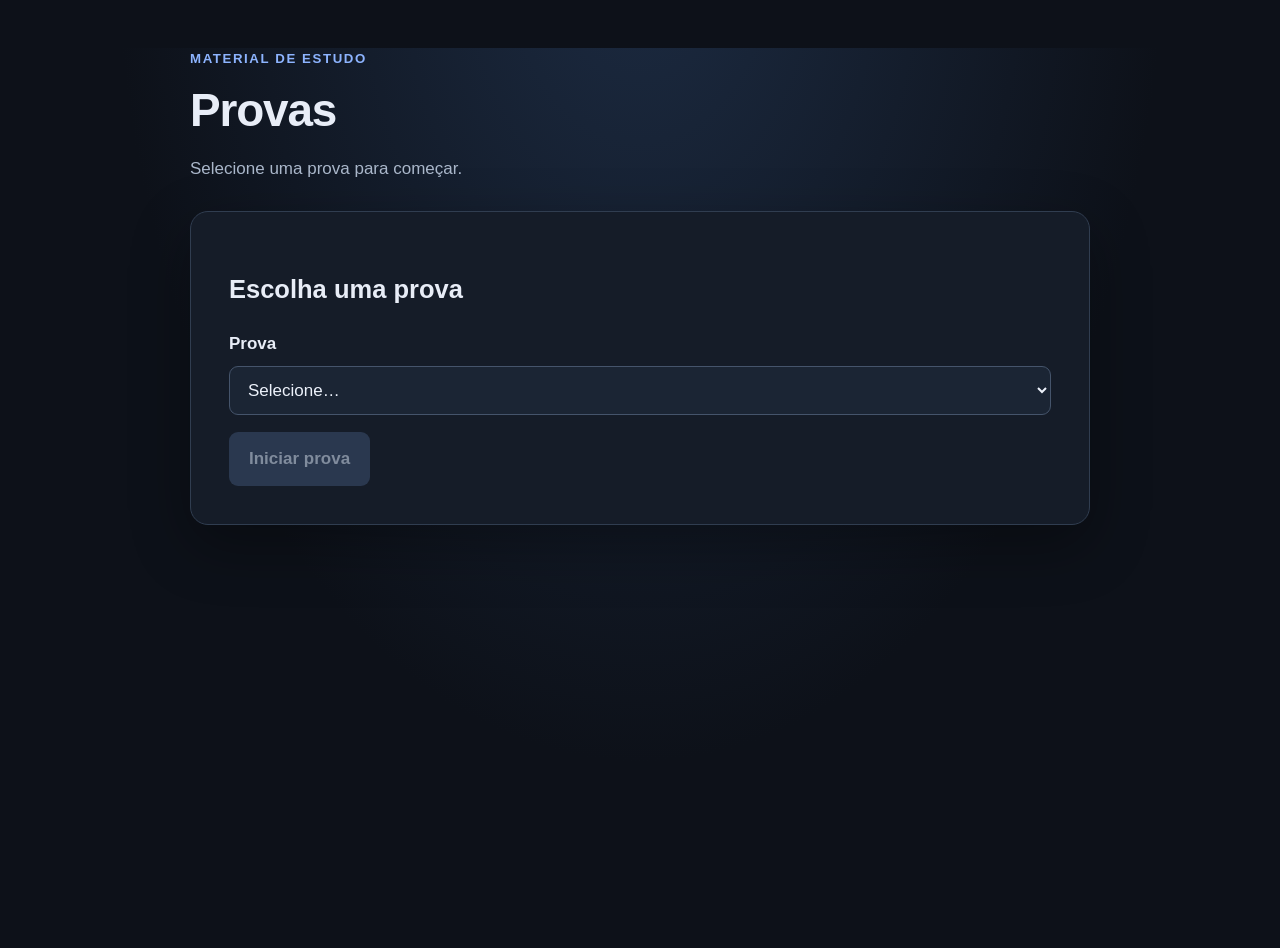
<file: index.html>
<!doctype html>
<html lang="pt-BR">
<head>
  <meta charset="utf-8">
  <meta name="viewport" content="width=device-width, initial-scale=1">
  <title>Provas — ATS Academy</title>
  <link rel="stylesheet" href="style.css">
  <script src="app.js" defer></script>
</head>
<body>
  <main class="container">
    <header>
      <p class="eyebrow">MATERIAL DE ESTUDO</p>
      <h1>Provas</h1>
      <p class="subtitle">Selecione uma prova para começar.</p>
    </header>

    <section id="selecao" class="card" aria-labelledby="titulo-selecao">
      <h2 id="titulo-selecao">Escolha uma prova</h2>
      <label for="prova-select">Prova</label>
      <select id="prova-select"><option value="">Carregando…</option></select>
      <p id="descricao-prova" class="muted"></p>
      <button id="iniciar" disabled>Iniciar prova</button>
    </section>

    <section id="area-prova" class="card hidden" aria-live="polite">
      <div class="question-meta">
        <span id="progresso"></span>
      </div>
      <h2 id="pergunta"></h2>
      <form id="alternativas" class="alternatives"></form>
      <div id="aviso" class="notice" role="status"></div>
      <div class="actions">
        <button id="confirmar" type="button" disabled>Confirmar resposta</button>
        <button id="proxima" type="button" class="secondary hidden">Próxima questão</button>
        <button id="voltar-selecao" type="button" class="secondary">Sair da prova</button>
      </div>
    </section>

    <section id="resultado" class="card hidden" aria-live="polite">
      <h2>Prova concluída</h2>
      <p id="pontuacao"></p>
      <button id="nova-prova">Escolher outra prova</button>
    </section>
    <p id="erro" class="error" role="alert"></p>
  </main>
</body>
</html>
</file>
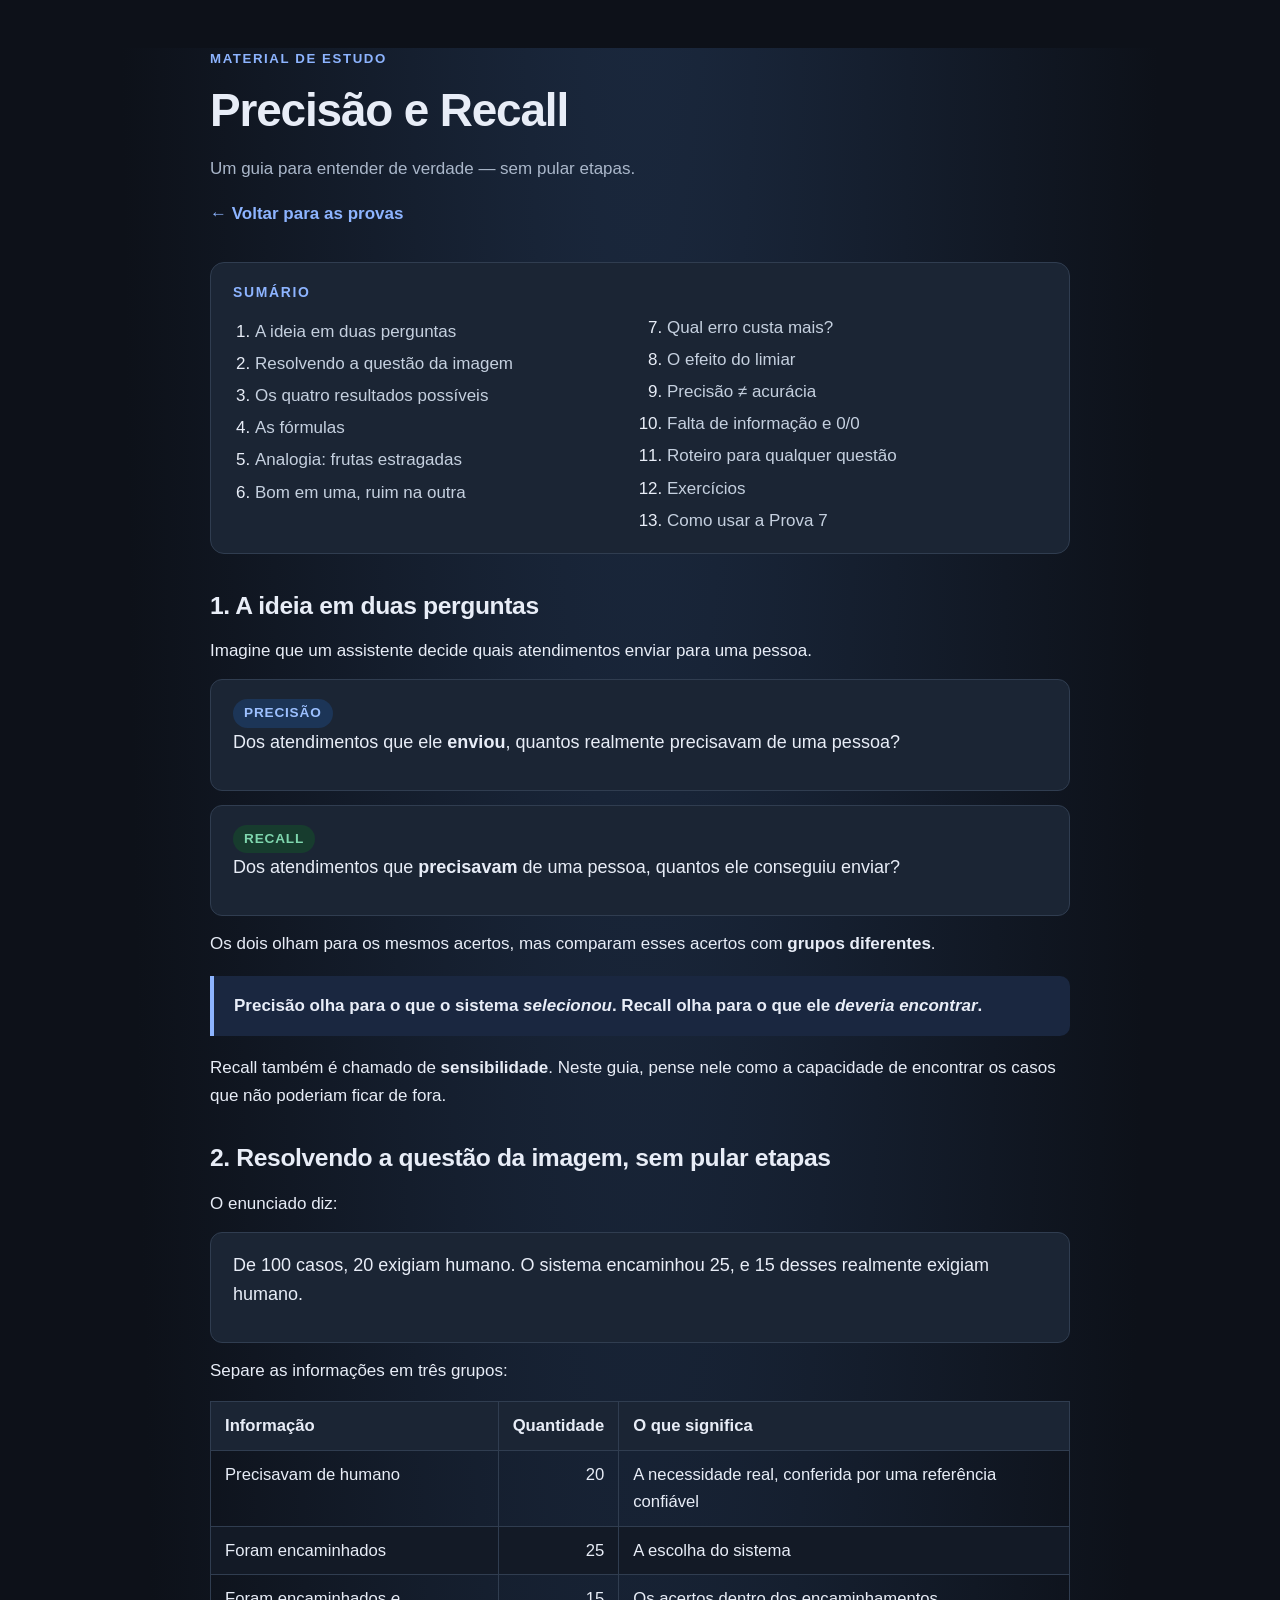
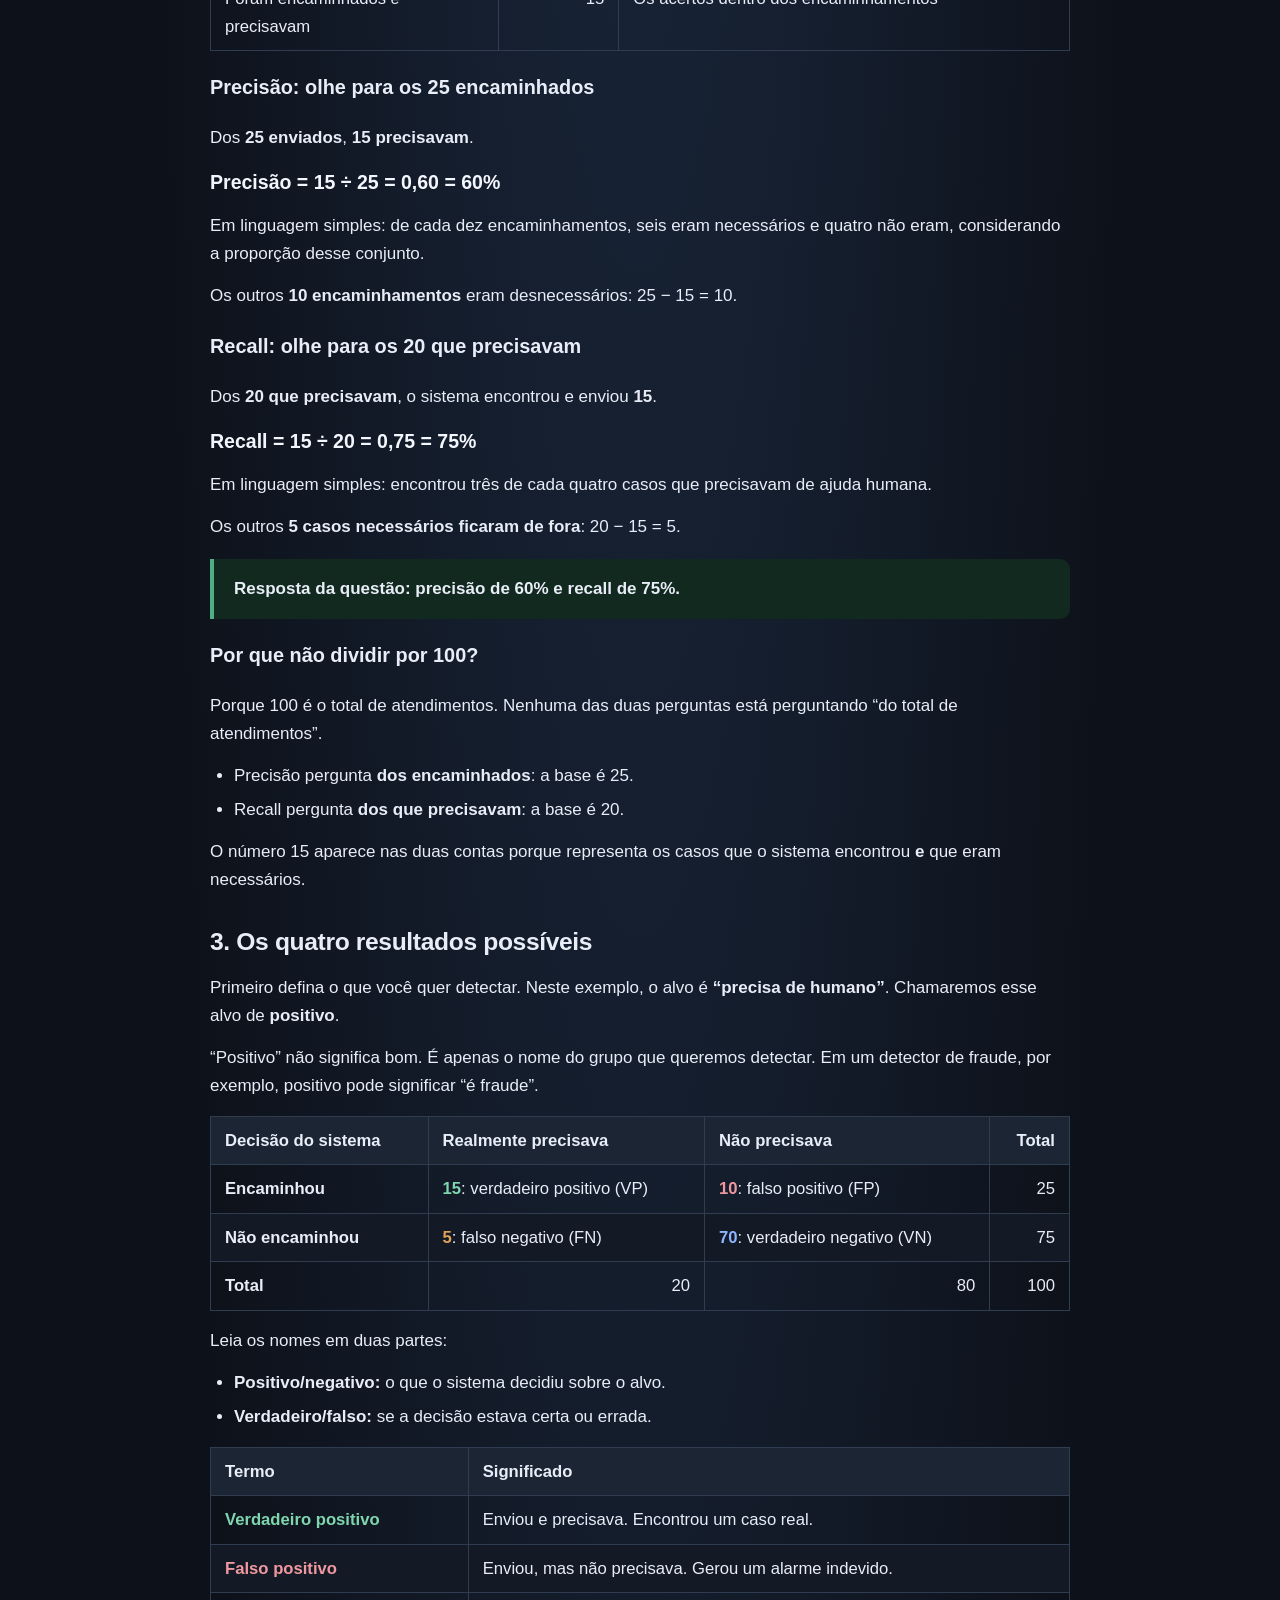
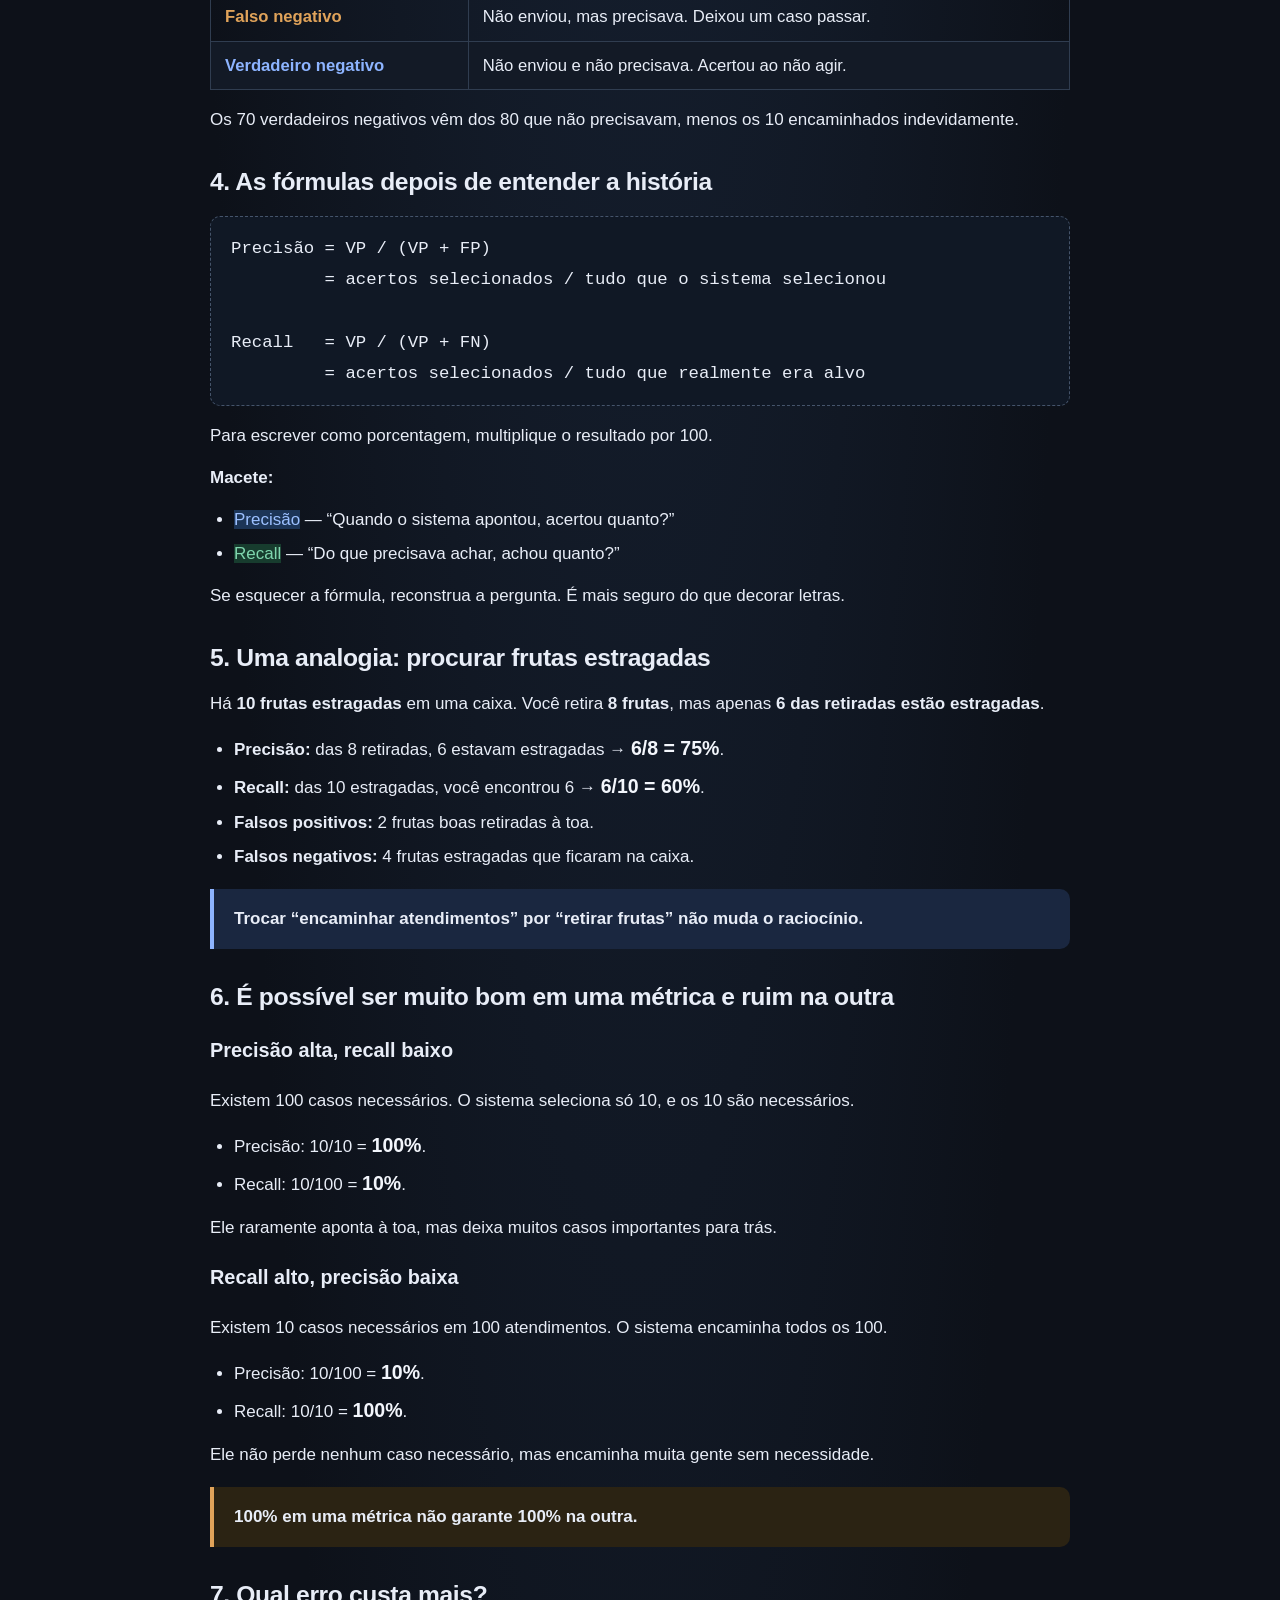
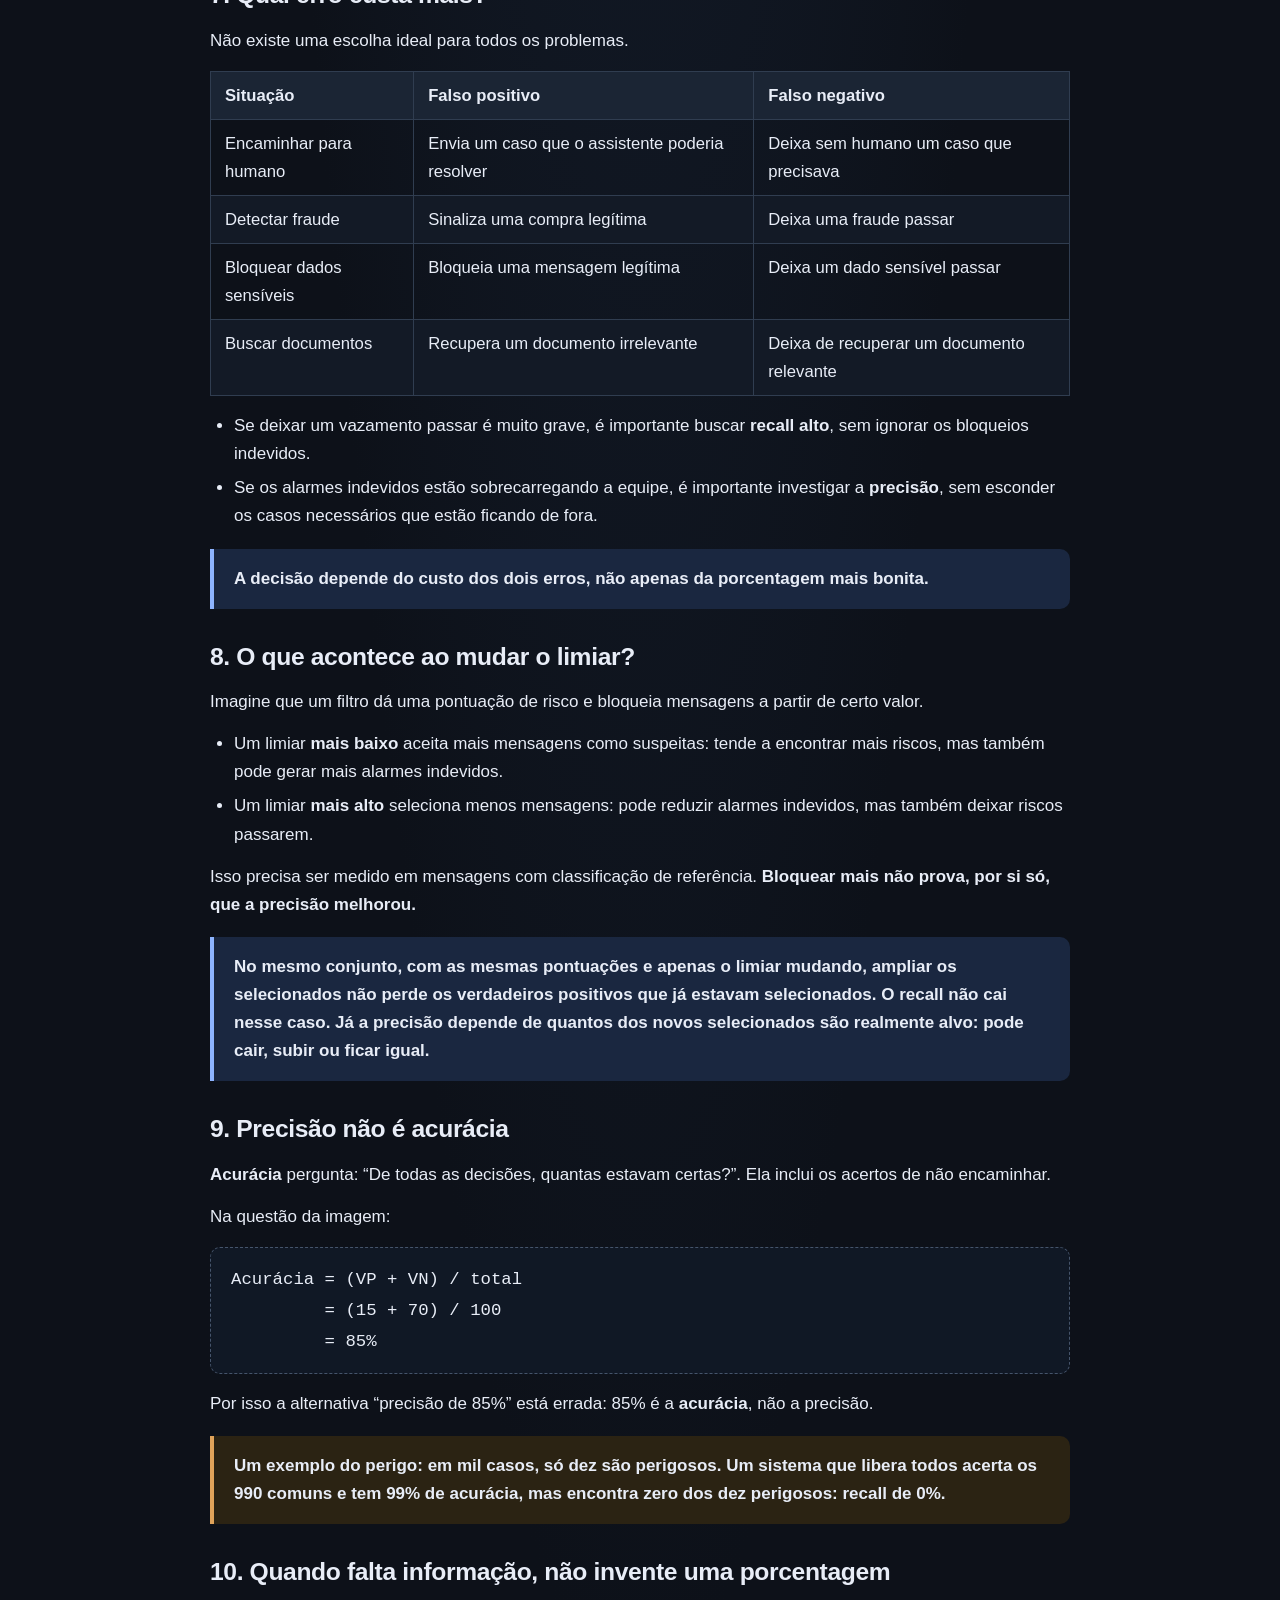
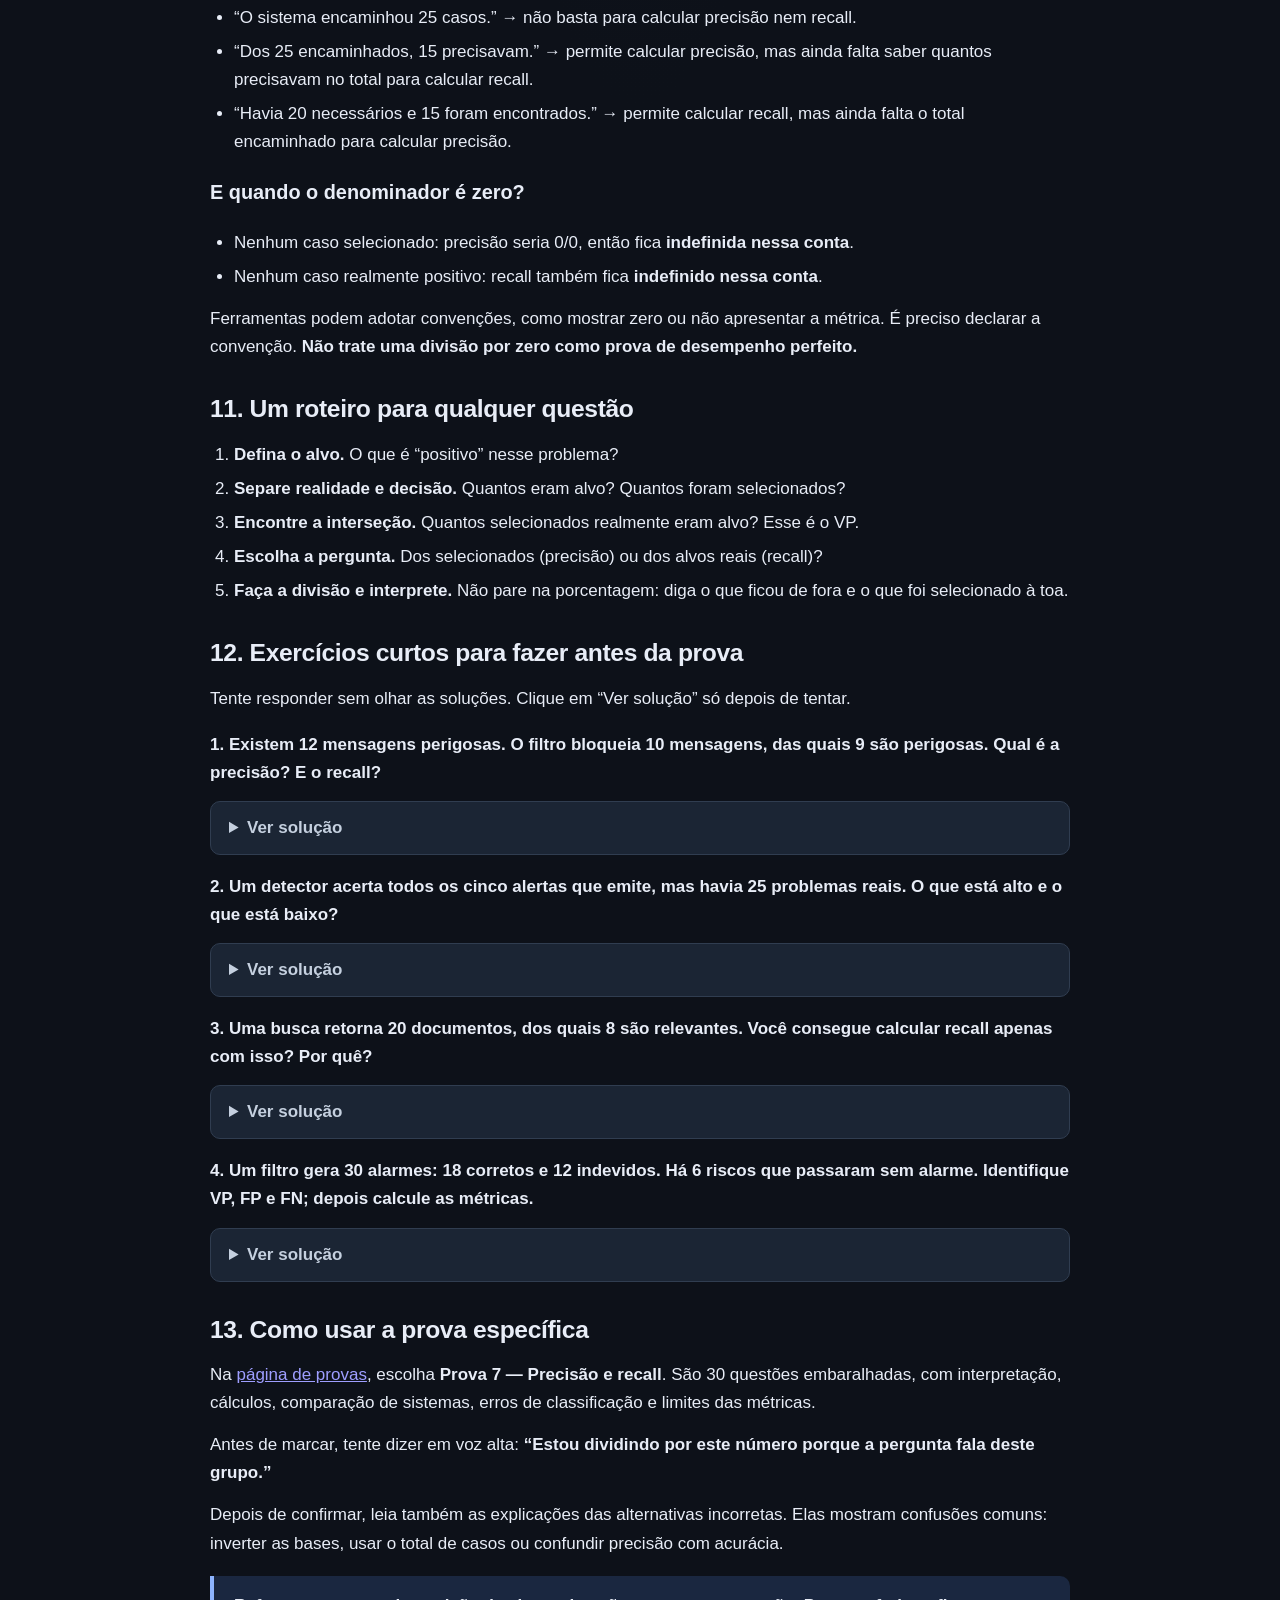
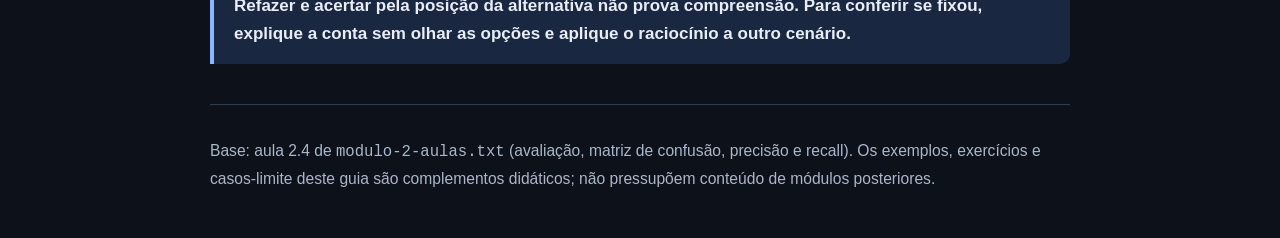
<file: guia-precisao-recall.html>
<!doctype html>
<html lang="pt-BR">
<head>
  <meta charset="utf-8">
  <meta name="viewport" content="width=device-width, initial-scale=1">
  <title>Guia — Precisão e Recall</title>
  <link rel="stylesheet" href="style.css">
  <style>
    .guia-container { width: min(860px, calc(100% - 32px)); margin: 48px auto; }
    .toc { padding: 18px 22px; border: 1px solid var(--border); border-radius: 14px; background: var(--surface-raised); margin: 26px 0 34px; }
    .toc-title { margin: 0 0 10px; font-size: .82rem; font-weight: 750; letter-spacing: .12em; color: var(--accent); text-transform: uppercase; }
    .toc ol { margin: 0; padding-left: 22px; columns: 2; column-gap: 32px; }
    .toc li { margin: 4px 0; break-inside: avoid; }
    .toc a { color: #c5d0df; text-decoration: none; }
    .toc a:hover { color: var(--accent); text-decoration: underline; }
    section.bloco { margin: 0 0 30px; scroll-margin-top: 24px; }
    section.bloco > h2 { margin: 0 0 14px; font-size: 1.45rem; letter-spacing: -.015em; }
    section.bloco p { margin: 0 0 14px; }
    section.bloco ul, section.bloco ol { margin: 0 0 14px; padding-left: 24px; }
    section.bloco li { margin: 6px 0; }
    .keypoint { padding: 16px 20px; border-left: 4px solid var(--accent); border-radius: 0 10px 10px 0; background: #1a2740; margin: 18px 0; font-weight: 600; }
    .keypoint.warn { border-left-color: #e0a35a; background: #2b2313; }
    .keypoint.good { border-left-color: #4fae86; background: #12291f; }
    .formula { padding: 16px 20px; border: 1px dashed #45546b; border-radius: 10px; background: #101825; font-family: Consolas, "Courier New", monospace; font-size: 1.02rem; line-height: 1.8; overflow-x: auto; margin: 16px 0; white-space: pre; }
    table { width: 100%; border-collapse: collapse; margin: 16px 0; font-size: .98rem; }
    th, td { padding: 10px 14px; border: 1px solid var(--border); text-align: left; vertical-align: top; }
    th { background: var(--surface-raised); font-weight: 700; }
    tbody tr:nth-child(even) { background: #131a26; }
    td.num, th.num { text-align: right; white-space: nowrap; }
    .vp { color: #7fd6ae; font-weight: 650; }
    .fp { color: #f0989f; font-weight: 650; }
    .fn { color: #e0a35a; font-weight: 650; }
    .vn { color: #8db4ff; font-weight: 650; }
    .pergunta-card { padding: 18px 22px; border: 1px solid var(--border); border-radius: 12px; background: var(--surface-raised); margin: 14px 0; }
    .pergunta-card .pergunta-label { display: inline-block; padding: 3px 11px; border-radius: 99px; font-size: .8rem; font-weight: 750; letter-spacing: .06em; text-transform: uppercase; }
    .pergunta-label.precisao { background: #1c3557; color: #9cc0ff; }
    .pergunta-label.recall { background: #173c2e; color: #7fd6ae; }
    .pergunta-card p { margin: 10px 0 0; font-size: 1.06rem; }
    .calc { font-size: 1.15rem; font-weight: 700; color: #f3f6fc; }
    details.solucao { margin: 10px 0 18px; border: 1px solid var(--border); border-radius: 10px; background: var(--surface-raised); }
    details.solucao summary { padding: 12px 18px; cursor: pointer; font-weight: 650; color: #c5d0df; }
    details.solucao summary:hover { color: var(--accent); }
    details.solucao .sol-body { padding: 4px 18px 16px; border-top: 1px solid var(--border); color: #c5d0df; }
    .exercicio { margin: 18px 0; }
    .exercicio p { margin: 0 0 6px; font-weight: 600; }
    .rodape { margin-top: 40px; padding-top: 18px; border-top: 1px solid var(--border); color: var(--text-muted); font-size: .92rem; }
    .voltar { display: inline-block; margin-bottom: 6px; color: var(--accent); text-decoration: none; font-weight: 650; }
    .voltar:hover { text-decoration: underline; }
    @media (max-width: 640px) {
      .guia-container { margin: 24px auto; }
      .toc ol { columns: 1; }
      th, td { padding: 8px 10px; font-size: .92rem; }
    }
  </style>
</head>
<body>
  <main class="guia-container">
    <header>
      <p class="eyebrow">MATERIAL DE ESTUDO</p>
      <h1>Precisão e Recall</h1>
      <p class="subtitle">Um guia para entender de verdade — sem pular etapas.</p>
      <a class="voltar" href="index.html">← Voltar para as provas</a>
    </header>

    <nav class="toc" aria-label="Sumário do guia">
      <p class="toc-title">Sumário</p>
      <ol>
        <li><a href="#s1">A ideia em duas perguntas</a></li>
        <li><a href="#s2">Resolvendo a questão da imagem</a></li>
        <li><a href="#s3">Os quatro resultados possíveis</a></li>
        <li><a href="#s4">As fórmulas</a></li>
        <li><a href="#s5">Analogia: frutas estragadas</a></li>
        <li><a href="#s6">Bom em uma, ruim na outra</a></li>
        <li><a href="#s7">Qual erro custa mais?</a></li>
        <li><a href="#s8">O efeito do limiar</a></li>
        <li><a href="#s9">Precisão ≠ acurácia</a></li>
        <li><a href="#s10">Falta de informação e 0/0</a></li>
        <li><a href="#s11">Roteiro para qualquer questão</a></li>
        <li><a href="#s12">Exercícios</a></li>
        <li><a href="#s13">Como usar a Prova 7</a></li>
      </ol>
    </nav>

    <!-- 1 -->
    <section id="s1" class="bloco">
      <h2>1. A ideia em duas perguntas</h2>
      <p>Imagine que um assistente decide quais atendimentos enviar para uma pessoa.</p>
      <div class="pergunta-card">
        <span class="pergunta-label precisao">Precisão</span>
        <p>Dos atendimentos que ele <strong>enviou</strong>, quantos realmente precisavam de uma pessoa?</p>
      </div>
      <div class="pergunta-card">
        <span class="pergunta-label recall">Recall</span>
        <p>Dos atendimentos que <strong>precisavam</strong> de uma pessoa, quantos ele conseguiu enviar?</p>
      </div>
      <p>Os dois olham para os mesmos acertos, mas comparam esses acertos com <strong>grupos diferentes</strong>.</p>
      <div class="keypoint">Precisão olha para o que o sistema <em>selecionou</em>. Recall olha para o que ele <em>deveria encontrar</em>.</div>
      <p>Recall também é chamado de <strong>sensibilidade</strong>. Neste guia, pense nele como a capacidade de encontrar os casos que não poderiam ficar de fora.</p>
    </section>

    <!-- 2 -->
    <section id="s2" class="bloco">
      <h2>2. Resolvendo a questão da imagem, sem pular etapas</h2>
      <p>O enunciado diz:</p>
      <blockquote class="pergunta-card"><p>De 100 casos, 20 exigiam humano. O sistema encaminhou 25, e 15 desses realmente exigiam humano.</p></blockquote>
      <p>Separe as informações em três grupos:</p>
      <table>
        <thead><tr><th>Informação</th><th class="num">Quantidade</th><th>O que significa</th></tr></thead>
        <tbody>
          <tr><td>Precisavam de humano</td><td class="num">20</td><td>A necessidade real, conferida por uma referência confiável</td></tr>
          <tr><td>Foram encaminhados</td><td class="num">25</td><td>A escolha do sistema</td></tr>
          <tr><td>Foram encaminhados <em>e</em> precisavam</td><td class="num">15</td><td>Os acertos dentro dos encaminhamentos</td></tr>
        </tbody>
      </table>

      <h3>Precisão: olhe para os 25 encaminhados</h3>
      <p>Dos <strong>25 enviados</strong>, <strong>15 precisavam</strong>.</p>
      <p class="calc">Precisão = 15 ÷ 25 = 0,60 = 60%</p>
      <p>Em linguagem simples: de cada dez encaminhamentos, seis eram necessários e quatro não eram, considerando a proporção desse conjunto.</p>
      <p>Os outros <strong>10 encaminhamentos</strong> eram desnecessários: 25 − 15 = 10.</p>

      <h3>Recall: olhe para os 20 que precisavam</h3>
      <p>Dos <strong>20 que precisavam</strong>, o sistema encontrou e enviou <strong>15</strong>.</p>
      <p class="calc">Recall = 15 ÷ 20 = 0,75 = 75%</p>
      <p>Em linguagem simples: encontrou três de cada quatro casos que precisavam de ajuda humana.</p>
      <p>Os outros <strong>5 casos necessários ficaram de fora</strong>: 20 − 15 = 5.</p>

      <div class="keypoint good">Resposta da questão: precisão de <strong>60%</strong> e recall de <strong>75%</strong>.</div>

      <h3>Por que não dividir por 100?</h3>
      <p>Porque 100 é o total de atendimentos. Nenhuma das duas perguntas está perguntando “do total de atendimentos”.</p>
      <ul>
        <li>Precisão pergunta <strong>dos encaminhados</strong>: a base é 25.</li>
        <li>Recall pergunta <strong>dos que precisavam</strong>: a base é 20.</li>
      </ul>
      <p>O número 15 aparece nas duas contas porque representa os casos que o sistema encontrou <strong>e</strong> que eram necessários.</p>
    </section>

    <!-- 3 -->
    <section id="s3" class="bloco">
      <h2>3. Os quatro resultados possíveis</h2>
      <p>Primeiro defina o que você quer detectar. Neste exemplo, o alvo é <strong>“precisa de humano”</strong>. Chamaremos esse alvo de <strong>positivo</strong>.</p>
      <p>“Positivo” não significa bom. É apenas o nome do grupo que queremos detectar. Em um detector de fraude, por exemplo, positivo pode significar “é fraude”.</p>
      <table>
        <thead><tr><th>Decisão do sistema</th><th>Realmente precisava</th><th>Não precisava</th><th class="num">Total</th></tr></thead>
        <tbody>
          <tr><td><strong>Encaminhou</strong></td><td><span class="vp">15</span>: verdadeiro positivo (VP)</td><td><span class="fp">10</span>: falso positivo (FP)</td><td class="num">25</td></tr>
          <tr><td><strong>Não encaminhou</strong></td><td><span class="fn">5</span>: falso negativo (FN)</td><td><span class="vn">70</span>: verdadeiro negativo (VN)</td><td class="num">75</td></tr>
          <tr><td><strong>Total</strong></td><td class="num">20</td><td class="num">80</td><td class="num">100</td></tr>
        </tbody>
      </table>
      <p>Leia os nomes em duas partes:</p>
      <ul>
        <li><strong>Positivo/negativo:</strong> o que o sistema decidiu sobre o alvo.</li>
        <li><strong>Verdadeiro/falso:</strong> se a decisão estava certa ou errada.</li>
      </ul>
      <table>
        <thead><tr><th>Termo</th><th>Significado</th></tr></thead>
        <tbody>
          <tr><td><span class="vp">Verdadeiro positivo</span></td><td>Enviou e precisava. Encontrou um caso real.</td></tr>
          <tr><td><span class="fp">Falso positivo</span></td><td>Enviou, mas não precisava. Gerou um alarme indevido.</td></tr>
          <tr><td><span class="fn">Falso negativo</span></td><td>Não enviou, mas precisava. Deixou um caso passar.</td></tr>
          <tr><td><span class="vn">Verdadeiro negativo</span></td><td>Não enviou e não precisava. Acertou ao não agir.</td></tr>
        </tbody>
      </table>
      <p>Os 70 verdadeiros negativos vêm dos 80 que não precisavam, menos os 10 encaminhados indevidamente.</p>
    </section>

    <!-- 4 -->
    <section id="s4" class="bloco">
      <h2>4. As fórmulas depois de entender a história</h2>
      <div class="formula">Precisão = VP / (VP + FP)
         = acertos selecionados / tudo que o sistema selecionou

Recall   = VP / (VP + FN)
         = acertos selecionados / tudo que realmente era alvo</div>
      <p>Para escrever como porcentagem, multiplique o resultado por 100.</p>
      <p><strong>Macete:</strong></p>
      <ul>
        <li><span class="pergunta-label precisao">Precisão</span> — “Quando o sistema apontou, acertou quanto?”</li>
        <li><span class="pergunta-label recall">Recall</span> — “Do que precisava achar, achou quanto?”</li>
      </ul>
      <p>Se esquecer a fórmula, reconstrua a pergunta. É mais seguro do que decorar letras.</p>
    </section>

    <!-- 5 -->
    <section id="s5" class="bloco">
      <h2>5. Uma analogia: procurar frutas estragadas</h2>
      <p>Há <strong>10 frutas estragadas</strong> em uma caixa. Você retira <strong>8 frutas</strong>, mas apenas <strong>6 das retiradas estão estragadas</strong>.</p>
      <ul>
        <li><strong>Precisão:</strong> das 8 retiradas, 6 estavam estragadas → <span class="calc">6/8 = 75%</span>.</li>
        <li><strong>Recall:</strong> das 10 estragadas, você encontrou 6 → <span class="calc">6/10 = 60%</span>.</li>
        <li><strong>Falsos positivos:</strong> 2 frutas boas retiradas à toa.</li>
        <li><strong>Falsos negativos:</strong> 4 frutas estragadas que ficaram na caixa.</li>
      </ul>
      <div class="keypoint">Trocar “encaminhar atendimentos” por “retirar frutas” não muda o raciocínio.</div>
    </section>

    <!-- 6 -->
    <section id="s6" class="bloco">
      <h2>6. É possível ser muito bom em uma métrica e ruim na outra</h2>
      <h3>Precisão alta, recall baixo</h3>
      <p>Existem 100 casos necessários. O sistema seleciona só 10, e os 10 são necessários.</p>
      <ul>
        <li>Precisão: 10/10 = <span class="calc">100%</span>.</li>
        <li>Recall: 10/100 = <span class="calc">10%</span>.</li>
      </ul>
      <p>Ele raramente aponta à toa, mas deixa muitos casos importantes para trás.</p>
      <h3>Recall alto, precisão baixa</h3>
      <p>Existem 10 casos necessários em 100 atendimentos. O sistema encaminha todos os 100.</p>
      <ul>
        <li>Precisão: 10/100 = <span class="calc">10%</span>.</li>
        <li>Recall: 10/10 = <span class="calc">100%</span>.</li>
      </ul>
      <p>Ele não perde nenhum caso necessário, mas encaminha muita gente sem necessidade.</p>
      <div class="keypoint warn">100% em uma métrica <strong>não</strong> garante 100% na outra.</div>
    </section>

    <!-- 7 -->
    <section id="s7" class="bloco">
      <h2>7. Qual erro custa mais?</h2>
      <p>Não existe uma escolha ideal para todos os problemas.</p>
      <table>
        <thead><tr><th>Situação</th><th>Falso positivo</th><th>Falso negativo</th></tr></thead>
        <tbody>
          <tr><td>Encaminhar para humano</td><td>Envia um caso que o assistente poderia resolver</td><td>Deixa sem humano um caso que precisava</td></tr>
          <tr><td>Detectar fraude</td><td>Sinaliza uma compra legítima</td><td>Deixa uma fraude passar</td></tr>
          <tr><td>Bloquear dados sensíveis</td><td>Bloqueia uma mensagem legítima</td><td>Deixa um dado sensível passar</td></tr>
          <tr><td>Buscar documentos</td><td>Recupera um documento irrelevante</td><td>Deixa de recuperar um documento relevante</td></tr>
        </tbody>
      </table>
      <ul>
        <li>Se deixar um vazamento passar é muito grave, é importante buscar <strong>recall alto</strong>, sem ignorar os bloqueios indevidos.</li>
        <li>Se os alarmes indevidos estão sobrecarregando a equipe, é importante investigar a <strong>precisão</strong>, sem esconder os casos necessários que estão ficando de fora.</li>
      </ul>
      <div class="keypoint">A decisão depende do custo dos dois erros, não apenas da porcentagem mais bonita.</div>
    </section>

    <!-- 8 -->
    <section id="s8" class="bloco">
      <h2>8. O que acontece ao mudar o limiar?</h2>
      <p>Imagine que um filtro dá uma pontuação de risco e bloqueia mensagens a partir de certo valor.</p>
      <ul>
        <li>Um limiar <strong>mais baixo</strong> aceita mais mensagens como suspeitas: tende a encontrar mais riscos, mas também pode gerar mais alarmes indevidos.</li>
        <li>Um limiar <strong>mais alto</strong> seleciona menos mensagens: pode reduzir alarmes indevidos, mas também deixar riscos passarem.</li>
      </ul>
      <p>Isso precisa ser medido em mensagens com classificação de referência. <strong>Bloquear mais não prova, por si só, que a precisão melhorou.</strong></p>
      <div class="keypoint">No mesmo conjunto, com as mesmas pontuações e apenas o limiar mudando, ampliar os selecionados não perde os verdadeiros positivos que já estavam selecionados. O recall não cai nesse caso. Já a precisão depende de quantos dos novos selecionados são realmente alvo: pode cair, subir ou ficar igual.</div>
    </section>

    <!-- 9 -->
    <section id="s9" class="bloco">
      <h2>9. Precisão não é acurácia</h2>
      <p><strong>Acurácia</strong> pergunta: “De todas as decisões, quantas estavam certas?”. Ela inclui os acertos de não encaminhar.</p>
      <p>Na questão da imagem:</p>
      <div class="formula">Acurácia = (VP + VN) / total
         = (15 + 70) / 100
         = 85%</div>
      <p>Por isso a alternativa “precisão de 85%” está errada: 85% é a <strong>acurácia</strong>, não a precisão.</p>
      <div class="keypoint warn">Um exemplo do perigo: em mil casos, só dez são perigosos. Um sistema que libera todos acerta os 990 comuns e tem <strong>99% de acurácia</strong>, mas encontra <strong>zero dos dez perigosos</strong>: recall de <strong>0%</strong>.</div>
    </section>

    <!-- 10 -->
    <section id="s10" class="bloco">
      <h2>10. Quando falta informação, não invente uma porcentagem</h2>
      <ul>
        <li>“O sistema encaminhou 25 casos.” → não basta para calcular precisão nem recall.</li>
        <li>“Dos 25 encaminhados, 15 precisavam.” → permite calcular precisão, mas ainda falta saber quantos precisavam no total para calcular recall.</li>
        <li>“Havia 20 necessários e 15 foram encontrados.” → permite calcular recall, mas ainda falta o total encaminhado para calcular precisão.</li>
      </ul>
      <h3>E quando o denominador é zero?</h3>
      <ul>
        <li>Nenhum caso selecionado: precisão seria 0/0, então fica <strong>indefinida nessa conta</strong>.</li>
        <li>Nenhum caso realmente positivo: recall também fica <strong>indefinido nessa conta</strong>.</li>
      </ul>
      <p>Ferramentas podem adotar convenções, como mostrar zero ou não apresentar a métrica. É preciso declarar a convenção. <strong>Não trate uma divisão por zero como prova de desempenho perfeito.</strong></p>
    </section>

    <!-- 11 -->
    <section id="s11" class="bloco">
      <h2>11. Um roteiro para qualquer questão</h2>
      <ol>
        <li><strong>Defina o alvo.</strong> O que é “positivo” nesse problema?</li>
        <li><strong>Separe realidade e decisão.</strong> Quantos eram alvo? Quantos foram selecionados?</li>
        <li><strong>Encontre a interseção.</strong> Quantos selecionados realmente eram alvo? Esse é o VP.</li>
        <li><strong>Escolha a pergunta.</strong> Dos selecionados (precisão) ou dos alvos reais (recall)?</li>
        <li><strong>Faça a divisão e interprete.</strong> Não pare na porcentagem: diga o que ficou de fora e o que foi selecionado à toa.</li>
      </ol>
    </section>

    <!-- 12 -->
    <section id="s12" class="bloco">
      <h2>12. Exercícios curtos para fazer antes da prova</h2>
      <p>Tente responder sem olhar as soluções. Clique em “Ver solução” só depois de tentar.</p>

      <div class="exercicio">
        <p><strong>1.</strong> Existem 12 mensagens perigosas. O filtro bloqueia 10 mensagens, das quais 9 são perigosas. Qual é a precisão? E o recall?</p>
        <details class="solucao">
          <summary>Ver solução</summary>
          <div class="sol-body"><p><strong>Precisão de 90%</strong> (9/10) e <strong>recall de 75%</strong> (9/12). Uma mensagem legítima foi bloqueada; três perigosas passaram.</p></div>
        </details>
      </div>

      <div class="exercicio">
        <p><strong>2.</strong> Um detector acerta todos os cinco alertas que emite, mas havia 25 problemas reais. O que está alto e o que está baixo?</p>
        <details class="solucao">
          <summary>Ver solução</summary>
          <div class="sol-body"><p>Precisão de <strong>100%</strong> (5/5), mas recall de <strong>20%</strong> (5/25). Os poucos alertas são bons, mas vinte problemas ficaram sem alerta.</p></div>
        </details>
      </div>

      <div class="exercicio">
        <p><strong>3.</strong> Uma busca retorna 20 documentos, dos quais 8 são relevantes. Você consegue calcular recall apenas com isso? Por quê?</p>
        <details class="solucao">
          <summary>Ver solução</summary>
          <div class="sol-body"><p><strong>Não.</strong> A precisão é <strong>40%</strong> (8/20), mas falta saber quantos documentos relevantes existiam no conjunto avaliado para calcular recall.</p></div>
        </details>
      </div>

      <div class="exercicio">
        <p><strong>4.</strong> Um filtro gera 30 alarmes: 18 corretos e 12 indevidos. Há 6 riscos que passaram sem alarme. Identifique VP, FP e FN; depois calcule as métricas.</p>
        <details class="solucao">
          <summary>Ver solução</summary>
          <div class="sol-body"><p><span class="vp">VP = 18</span>, <span class="fp">FP = 12</span>, <span class="fn">FN = 6</span>. Precisão = 18/30 = <strong>60%</strong>. Recall = 18/(18 + 6) = <strong>75%</strong>.</p></div>
        </details>
      </div>
    </section>

    <!-- 13 -->
    <section id="s13" class="bloco">
      <h2>13. Como usar a prova específica</h2>
      <p>Na <a href="index.html">página de provas</a>, escolha <strong>Prova 7 — Precisão e recall</strong>. São 30 questões embaralhadas, com interpretação, cálculos, comparação de sistemas, erros de classificação e limites das métricas.</p>
      <p>Antes de marcar, tente dizer em voz alta: <strong>“Estou dividindo por este número porque a pergunta fala deste grupo.”</strong></p>
      <p>Depois de confirmar, leia também as explicações das alternativas incorretas. Elas mostram confusões comuns: inverter as bases, usar o total de casos ou confundir precisão com acurácia.</p>
      <div class="keypoint">Refazer e acertar pela posição da alternativa não prova compreensão. Para conferir se fixou, explique a conta sem olhar as opções e aplique o raciocínio a outro cenário.</div>
    </section>

    <footer class="rodape">
      <p>Base: aula 2.4 de <code>modulo-2-aulas.txt</code> (avaliação, matriz de confusão, precisão e recall). Os exemplos, exercícios e casos-limite deste guia são complementos didáticos; não pressupõem conteúdo de módulos posteriores.</p>
    </footer>
  </main>
</body>
</html>
</file>
<file: style.css>
:root {
  color-scheme: dark;
  font-family: Inter, "Segoe UI", Arial, sans-serif;
  color: #e8edf7;
  background: #0d1119;
  font-synthesis: none;
  font-size: 17px;
  line-height: 1.65;
  --surface: #151c28;
  --surface-raised: #1b2534;
  --border: #303d50;
  --text-muted: #aab7ca;
  --accent: #8db4ff;
}

* { box-sizing: border-box; }
body { margin: 0; min-height: 100vh; background: radial-gradient(ellipse at 50% -15%, #1c2b42 0, #0d1119 58%); }
.container { width: min(900px, calc(100% - 32px)); margin: 48px auto; }
header { margin-bottom: 28px; }
h1 { margin: 4px 0; font-size: clamp(2rem, 5vw, 2.7rem); line-height: 1.2; letter-spacing: -.025em; }
h2 { line-height: 1.45; }
.eyebrow { color: var(--accent); font-size: .78rem; font-weight: 750; letter-spacing: .12em; }
.subtitle, .muted { color: var(--text-muted); }
.card { padding: clamp(22px, 5vw, 38px); border: 1px solid var(--border); border-radius: 18px; background: var(--surface); box-shadow: 0 20px 60px #0005; }
label { display: block; margin: 20px 0 8px; font-weight: 600; }
select { width: 100%; padding: 13px 14px; border: 1px solid #45546b; border-radius: 9px; background: var(--surface-raised); color: #edf2fb; font: inherit; }
button { border: 1px solid transparent; border-radius: 9px; padding: 12px 19px; background: #356bd0; color: #fff; font: inherit; font-weight: 650; cursor: pointer; transition: background .15s ease, border-color .15s ease, transform .15s ease; }
button:hover:not(:disabled) { background: #477ee5; transform: translateY(-1px); }
button:focus-visible, select:focus-visible, .option:focus-within { outline: 3px solid #83adff; outline-offset: 3px; }
button:disabled { background: #33435e; color: #aab7ca; opacity: .72; cursor: not-allowed; }
.secondary { background: #263244; color: #dce6f6; border-color: #3a4960; }
.secondary:hover:not(:disabled) { background: #33435a; }
.question-meta { display: flex; justify-content: space-between; align-items: flex-start; gap: 12px 24px; flex-wrap: wrap; font-size: .91rem; }
#progresso { color: #b9cefa; font-weight: 650; white-space: nowrap; }
#referencia { max-width: 65%; text-align: right; color: var(--text-muted); line-height: 1.5; }
#pergunta { margin: 28px 0 32px; color: #f3f6fc; font-size: clamp(1.35rem, 2.7vw, 1.7rem); font-weight: 650; line-height: 1.55; letter-spacing: -.012em; }
.alternatives { display: grid; gap: 14px; }
.option { display: flex; align-items: flex-start; gap: 14px; margin: 0; padding: 17px 18px; border: 1px solid #344256; border-radius: 12px; background: #192230; color: #e2e9f4; font-size: 1.02rem; font-weight: 450; line-height: 1.6; cursor: pointer; transition: background .15s ease, border-color .15s ease; }
.option:hover { border-color: #718caf; background: #202c3d; }
.option input { flex: 0 0 auto; width: 19px; height: 19px; margin: 4px 0 0; accent-color: #7eabff; }
.option-content { flex: 1; }
.explanation { margin: 12px 0 0; padding-top: 12px; border-top: 1px solid #3a475a; color: #c5d0df; font-size: .96rem; font-weight: 400; line-height: 1.65; }
.option.correct { border-color: #398260; background: #142b25; }
.option.correct .explanation { border-color: #315b4b; }
.option.incorrect-selected { border-color: #a95660; background: #301d25; }
.option.incorrect-selected .explanation { border-color: #65404a; }
.actions { display: flex; flex-wrap: wrap; gap: 12px; margin-top: 28px; }
.notice { margin-top: 18px; color: #e8edf7; font-weight: 650; }
.error { color: #ff9da6; }
.hidden { display: none !important; }
::selection { color: #08111e; background: #91b8ff; }
@media (max-width: 600px) {
  .container { width: min(100% - 24px, 900px); margin: 20px auto; }
  .card { padding: 20px 17px; }
  .question-meta { display: block; }
  #referencia { display: block; max-width: none; margin-top: 8px; text-align: left; }
  #pergunta { margin: 23px 0; }
  .option { padding: 14px; gap: 11px; }
  .actions { display: grid; }
  .actions button { width: 100%; }
}
</file>
